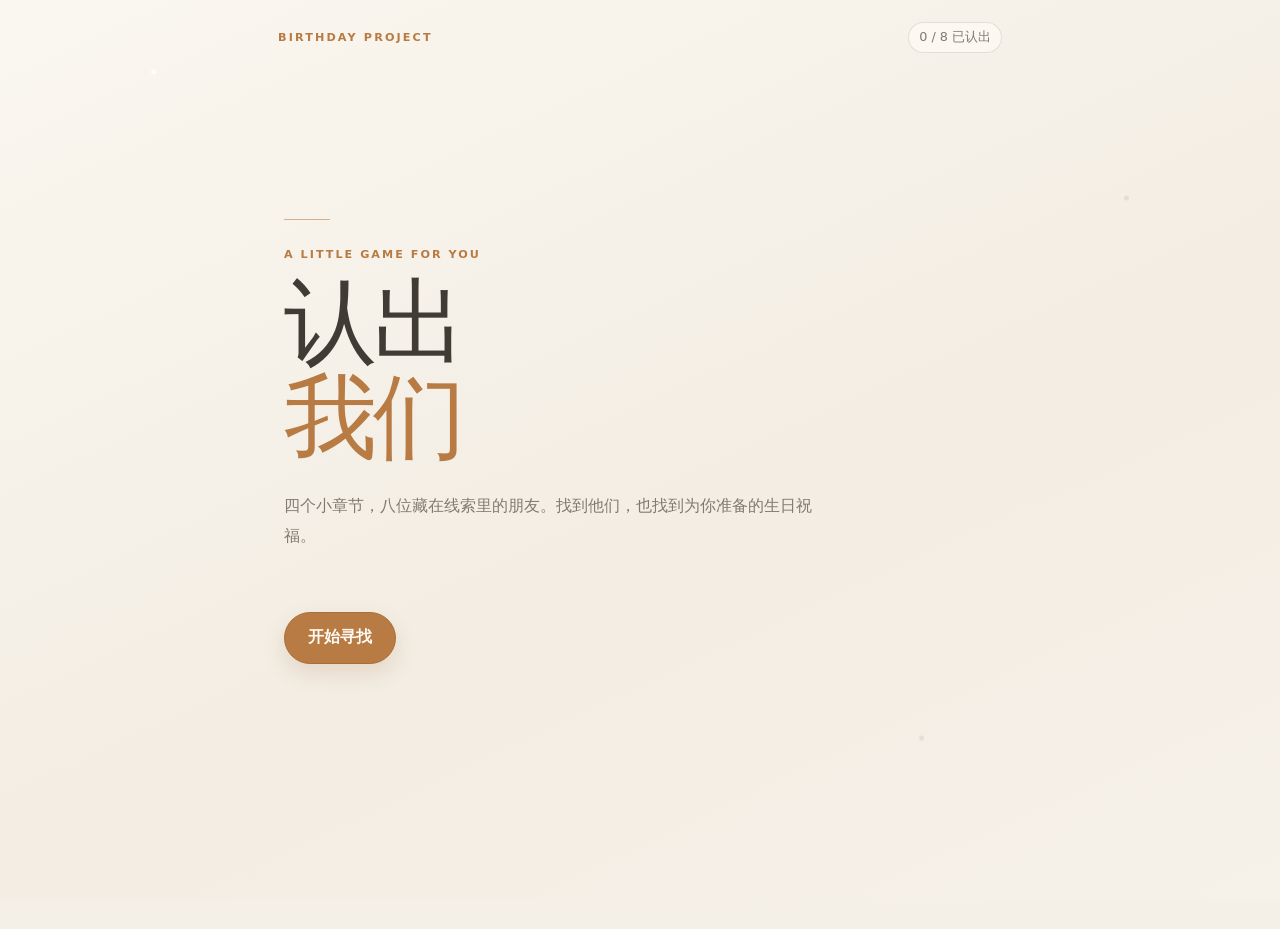
<file: index.html>
<!doctype html>
<html lang="zh-CN">
<head>
  <meta charset="UTF-8" />
  <meta name="viewport" content="width=device-width, initial-scale=1.0" />
  <meta name="theme-color" content="#f5f0e7" />
  <meta name="description" content="认出朋友、收集祝福的生日互动小游戏试玩版" />
  <title>生日特别企划 · 互动试玩版</title>
  <link rel="stylesheet" href="styles.css" />
</head>
<body>
  <main id="app" aria-live="polite"></main>
  <noscript>请启用 JavaScript 后打开这个生日小游戏。</noscript>
  <script type="module" src="app.js"></script>
</body>
</html>
</file>
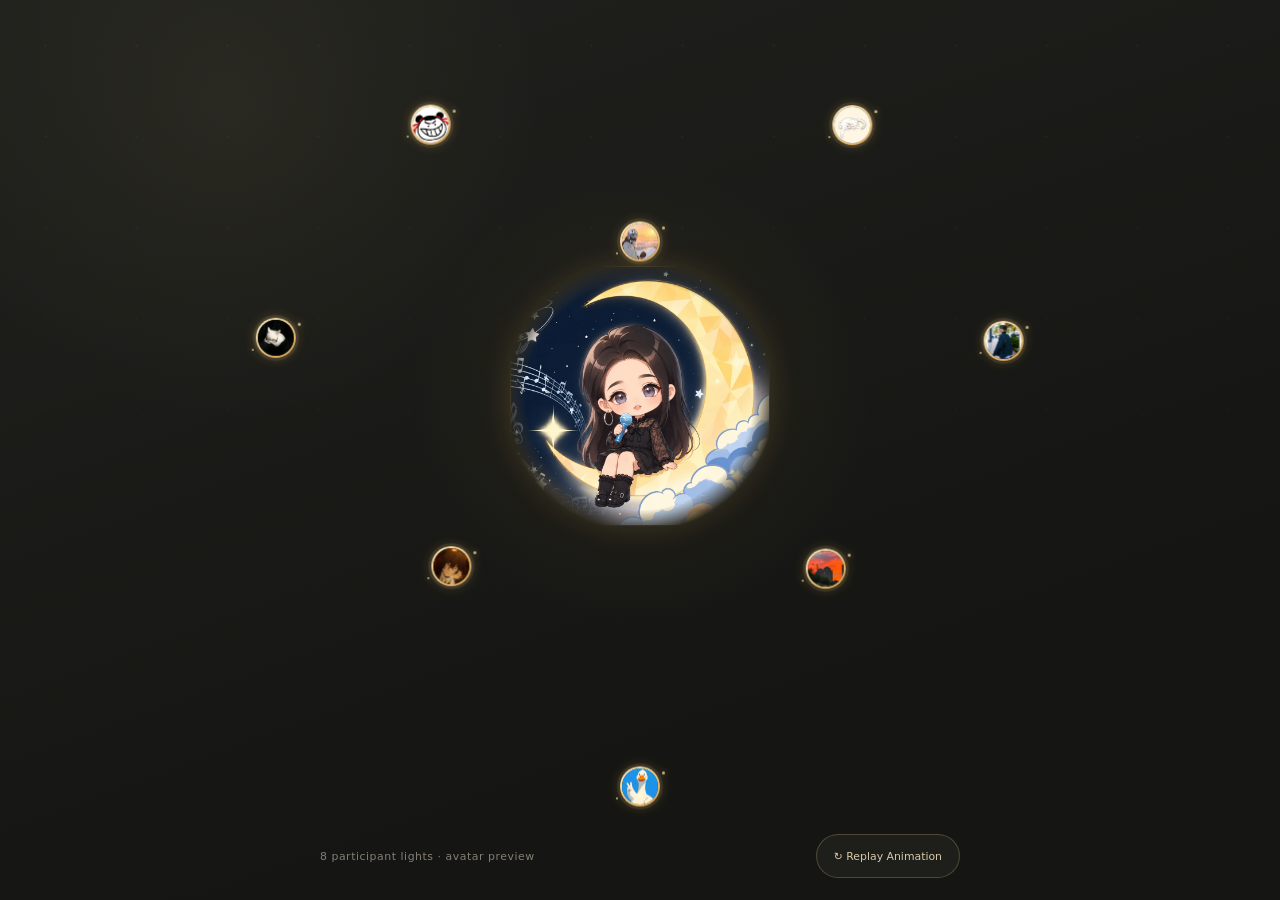
<file: avatar-ending-demo/index.html>
<!doctype html>
<html lang="zh-CN">
<head>
  <meta charset="UTF-8">
  <meta name="viewport" content="width=device-width,initial-scale=1,viewport-fit=cover">
  <meta name="theme-color" content="#191a17">
  <meta name="description" content="Participant avatar ending animation preview">
  <title>Avatar Ending Animation Preview</title>
  <link rel="stylesheet" href="avatar-ending-demo.css">
</head>
<body>
  <main class="demo" id="demo" aria-label="参与者头像聚拢成爱心的生日结尾动画">
    <div class="ambient" aria-hidden="true"></div>
    <section class="stage" id="stage">
      <figure class="chibi" id="chibi" aria-label="小米的Q版形象">
        <img src="xiaomi-chibi.webp" alt="小米坐在月亮上的Q版插画">
      </figure>
      <div class="participants" id="participants"></div>
      <p class="blessing" id="blessing">愿这些微小的光，安静地陪你走进新的一年。</p>
      <p class="loading" id="loading">正在等大家来到这里…</p>
    </section>
    <div class="controls">
      <span id="countLabel">Loading participants…</span>
      <button id="replay" type="button" disabled>↻ Replay Animation</button>
    </div>
  </main>
  <script src="avatar-ending-demo.js"></script>
</body>
</html>
</file>
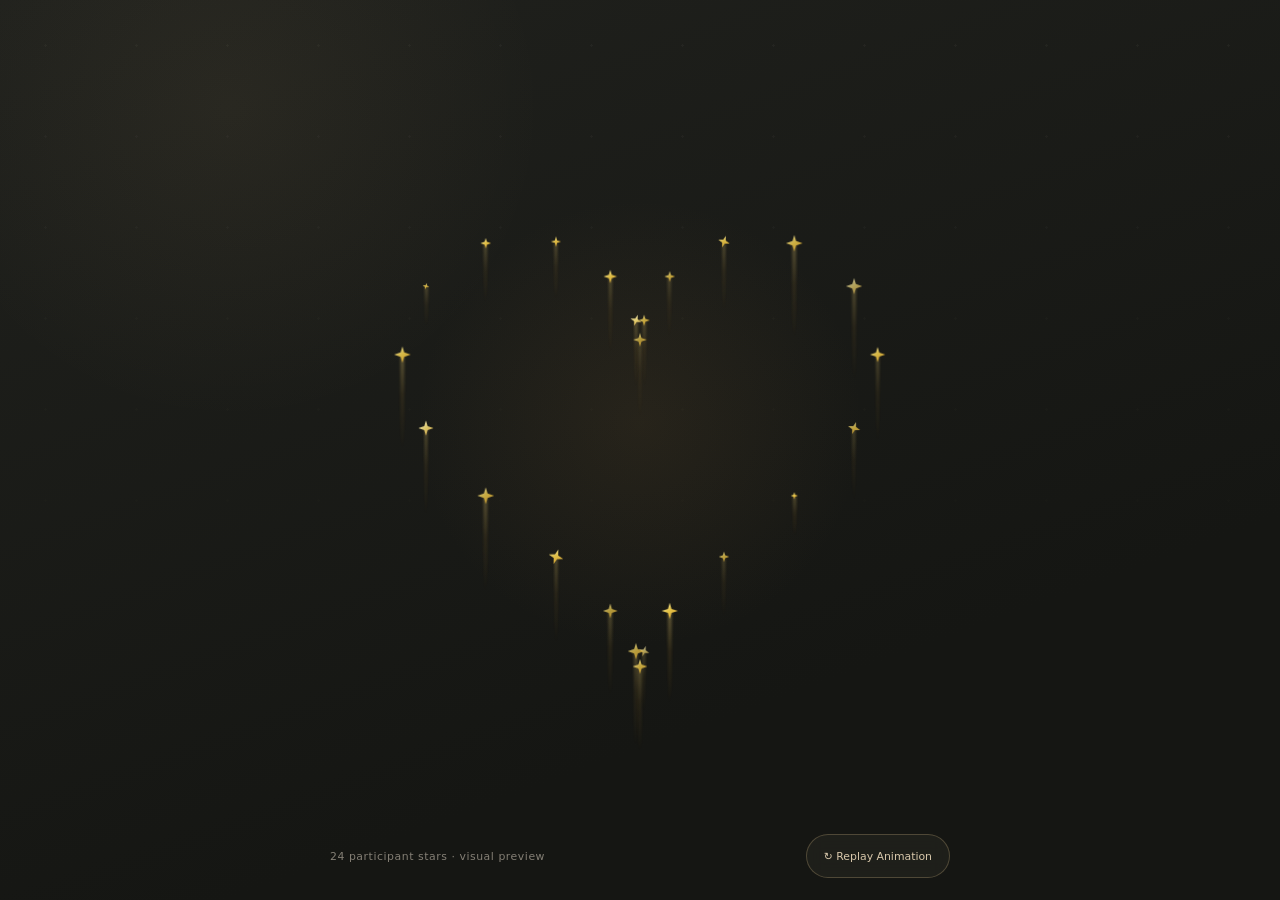
<file: ending-demo/index.html>
<!doctype html>
<html lang="zh-CN">
<head>
  <meta charset="UTF-8">
  <meta name="viewport" content="width=device-width,initial-scale=1,viewport-fit=cover">
  <meta name="theme-color" content="#191a17">
  <meta name="description" content="Final star-gathering ending animation preview">
  <title>Ending Animation Preview</title>
  <link rel="stylesheet" href="ending-demo.css">
</head>
<body>
  <main class="demo" aria-label="生日结尾星光动画预览">
    <div class="ambient" aria-hidden="true"></div>
    <section class="stage" id="stage" aria-label="24颗参与者星星正在聚拢">
      <div class="stars" id="stars" aria-hidden="true"></div>
      <div class="message" id="message">
        <p>For one special person</p>
        <h1>Happy Birthday</h1>
        <span>愿这些微小的光，安静地陪你走进新的一年。</span>
      </div>
    </section>
    <div class="controls">
      <span>24 participant stars · visual preview</span>
      <button id="replay" type="button">↻ Replay Animation</button>
    </div>
  </main>
  <script src="ending-demo.js"></script>
</body>
</html>
</file>
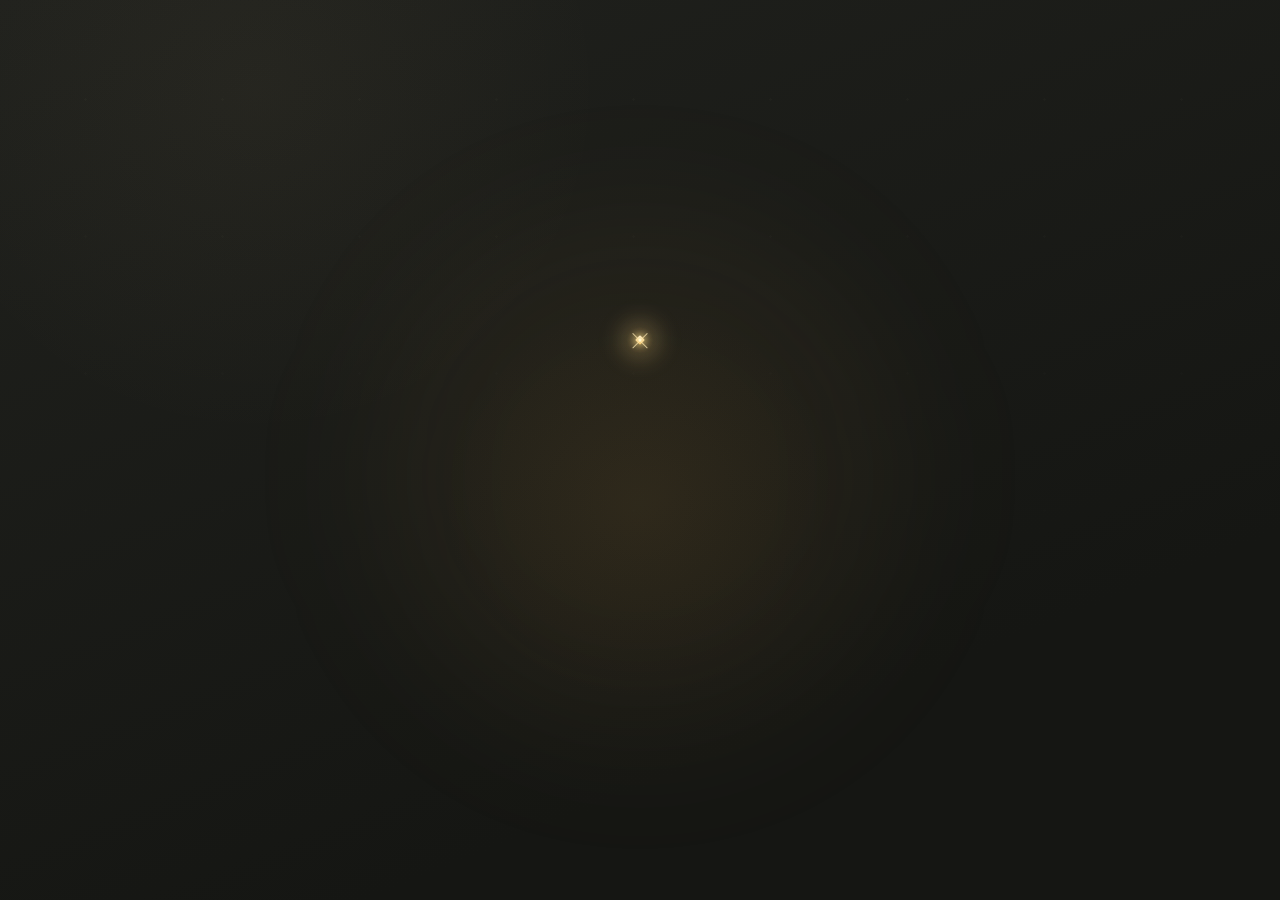
<file: opening-demo/index.html>
<!doctype html>
<html lang="zh-CN">
<head>
  <meta charset="UTF-8">
  <meta name="viewport" content="width=device-width,initial-scale=1,viewport-fit=cover">
  <meta name="theme-color" content="#191a17">
  <meta name="description" content="生日互动游戏独立开场动画预览">
  <title>一点微光 · Opening Demo</title>
  <link rel="stylesheet" href="opening-demo.css">
</head>
<body>
  <main class="opening" id="opening" aria-label="一点微光开场动画">
    <div class="atmosphere" aria-hidden="true"></div>
    <section class="story" aria-live="polite">
      <div class="light-wrap" aria-hidden="true">
        <i class="light-core"></i>
      </div>
      <div class="copy">
        <p class="line line-one">今天，有一些人留下了一些线索。</p>
        <p class="line line-two">顺着这点微光，去找到他们吧。</p>
      </div>
      <button class="start" id="start" type="button">开始寻找</button>
    </section>
  </main>
  <script src="opening-demo.js"></script>
</body>
</html>
</file>
<file: styles.css>
:root {
  --bg:#f5f0e7;--paper:#fffdf8;--text:#403b35;--muted:#817a70;
  --accent:#b77b43;--accent-soft:#f2dfc7;--blue:#718494;
  --good:#6f8978;--good-soft:#e7efe8;--bad:#9c6f61;--bad-soft:#f4e8e2;
  --line:rgba(83,72,58,.14);--shadow:0 12px 34px rgba(78,64,47,.08);--soft-shadow:0 5px 18px rgba(78,64,47,.06);--radius:22px;
  font-family:"Microsoft YaHei","PingFang SC","Noto Sans SC",system-ui,sans-serif;
}
*{box-sizing:border-box} html{background:var(--bg)}
body{margin:0;min-height:100vh;color:var(--text);background:radial-gradient(circle at 12% 8%,rgba(255,255,255,.95) 0 2px,transparent 3px),radial-gradient(circle at 88% 22%,rgba(183,123,67,.16) 0 2px,transparent 3px),radial-gradient(circle at 72% 82%,rgba(113,132,148,.14) 0 2px,transparent 3px),linear-gradient(155deg,#faf7f0,#f3ede3 58%,#f6f1e9);background-attachment:fixed}
button,input{font:inherit} button{color:inherit;-webkit-tap-highlight-color:transparent} button:focus-visible,input:focus-visible{outline:3px solid rgba(183,123,67,.38);outline-offset:3px}
#app{min-height:100vh}.shell{width:min(100%,760px);min-height:100vh;margin:auto;padding:22px 18px 52px}.shell.page-enter{animation:page-in .42s ease both}
.topbar{display:flex;align-items:center;justify-content:space-between;gap:12px;margin-bottom:34px}.brand{font-size:.7rem;letter-spacing:.19em;color:var(--accent);font-weight:700}.progress{color:var(--muted);font-size:.8rem;padding:6px 10px;border:1px solid var(--line);border-radius:99px;background:rgba(255,253,248,.58)}.back{border:0;background:transparent;color:var(--muted);padding:8px 0;cursor:pointer}.back:hover{color:var(--accent)}
.hero{min-height:calc(100vh - 110px);display:grid;align-content:center;padding:5vh 6px 14vh}.hero:before{content:"";width:46px;height:1px;background:var(--accent);opacity:.55;margin-bottom:28px}.eyebrow{color:var(--accent);letter-spacing:.18em;font-size:.7rem;font-weight:700;margin:0 0 15px;text-transform:uppercase}
h1{margin:0;font-family:Georgia,"Songti SC","SimSun",serif;font-weight:500;font-size:clamp(3rem,13vw,5.8rem);line-height:1.02;letter-spacing:-.045em}h2{margin:0 0 10px;font-family:Georgia,"Songti SC","SimSun",serif;font-weight:500;font-size:clamp(1.9rem,7vw,3rem);letter-spacing:-.025em}h3{margin:0;font-weight:650}.lead{color:var(--muted);line-height:1.9;margin:25px 0 34px;max-width:34rem}.gold{color:var(--accent)}
.primary,.secondary,.chip,.person-card,.sentence-card,.keyword,.chapter-card,.voice-card,.image-card,.covered-card{border:1px solid var(--line);cursor:pointer;transition:transform .2s ease,border-color .2s ease,background .2s ease,box-shadow .2s ease,color .2s ease}.primary,.secondary{min-height:52px;border-radius:99px;padding:13px 23px;font-weight:650}.primary{border-color:#a96f39;background:var(--accent);color:#fffaf3;box-shadow:0 9px 22px rgba(150,93,42,.16)}.secondary{background:rgba(255,253,248,.72)}.primary:hover,.secondary:hover,.chapter-card:hover{transform:translateY(-2px);box-shadow:var(--shadow)}.primary:active,.secondary:active,.chapter-card:active{transform:none}.primary:disabled{opacity:.45;cursor:not-allowed}.actions{display:flex;flex-wrap:wrap;gap:11px;margin-top:26px}
.chapter-grid{display:grid;grid-template-columns:1fr 1fr;gap:14px;margin-top:27px}.chapter-card{position:relative;text-align:left;padding:21px;min-height:164px;border-radius:var(--radius);background:var(--paper);box-shadow:var(--soft-shadow)}.chapter-card:after{content:"";position:absolute;left:20px;bottom:17px;width:26px;height:1px;background:var(--accent);opacity:.45}.chapter-card .number{color:var(--accent);font-size:.67rem;font-weight:750;letter-spacing:.14em}.chapter-card h3{margin-top:22px;font-size:1.08rem}.chapter-card p{color:var(--muted);margin:7px 0 24px;font-size:.82rem;line-height:1.55}.chapter-card.done{border-color:rgba(111,137,120,.38);background:#f5f8f3}.chapter-card.done:after{background:var(--good);opacity:.8}.status{position:absolute;right:14px;top:14px;color:var(--good);font-size:.72rem;background:var(--good-soft);border-radius:99px;padding:4px 8px}
.voice-unlock{margin-top:15px;padding:20px;border:1px dashed rgba(113,132,148,.35);border-radius:var(--radius);color:var(--muted);background:rgba(248,250,250,.52);line-height:1.65}.voice-unlock.ready{border-style:solid;border-color:rgba(183,123,67,.32);color:var(--text);background:#fbf4e9;box-shadow:var(--soft-shadow)}.reset-zone{margin-top:32px;padding-top:21px;border-top:1px solid var(--line);text-align:center}.reset-zone p{margin:8px 0 0;color:var(--muted);font-size:.74rem}.reset-button{border:0;background:transparent;color:var(--muted);padding:9px 14px;cursor:pointer;text-decoration:underline;text-underline-offset:4px}.reset-button:hover{color:var(--bad)}
.section-head{margin:14px 0 28px}.section-head p{color:var(--muted);line-height:1.75;margin:7px 0 0}.game-grid{display:grid;grid-template-columns:1fr 1fr;gap:13px}.person-card,.sentence-card,.keyword,.image-card,.covered-card,.voice-card{border-radius:19px;background:var(--paper);padding:17px;text-align:left;box-shadow:var(--soft-shadow)}.person-card{min-height:128px;text-align:center}.avatar{display:block;font-size:2.55rem;margin-bottom:8px}.avatar-img{width:72px;height:72px;border-radius:50%;object-fit:cover;display:block;margin:0 auto 11px;border:3px solid #f0e4d4;box-shadow:0 4px 14px rgba(78,64,47,.1)}
.person-card.selected,.sentence-card.selected,.keyword.selected,.image-card.selected{border-color:rgba(183,123,67,.72);background:#fff7eb}.person-card.selected,.sentence-card.selected{position:relative;border:2px solid var(--accent);background:#fff6e8;box-shadow:0 0 0 4px rgba(183,123,67,.1),var(--shadow);transform:translateY(-2px)}.person-card.selected:after,.sentence-card.selected:after{content:"✓ 已选择";position:absolute;top:8px;right:9px;padding:4px 8px;border-radius:99px;background:var(--accent-soft);color:#805326;font-size:.64rem;font-weight:750}.sentence-card.selected{padding-top:40px}.person-card.matched,.sentence-card.matched,.keyword.matched{border-color:rgba(111,137,120,.48);background:var(--good-soft);opacity:.84;cursor:default}
.sentence-list{display:grid;gap:11px;margin-top:24px}.sentence-card{line-height:1.7}.subhead{color:var(--muted);font-size:.78rem;letter-spacing:.05em;margin:25px 0 11px}.toast{min-height:42px;margin:19px 0 0;padding:10px 14px;border-radius:14px;color:var(--muted);text-align:center;line-height:1.5}.toast.good{color:#557060;background:var(--good-soft)}.toast.bad{color:#8e6254;background:var(--bad-soft)}
.slots{display:flex;flex-wrap:wrap;gap:6px;min-height:29px;justify-content:center;margin-top:13px}.slot{border-radius:99px;background:#f1ede6;color:var(--muted);padding:5px 9px;font-size:.73rem}.slot.filled{color:#557060;background:var(--good-soft)}.keyword-bank{display:flex;flex-wrap:wrap;gap:10px;justify-content:center}.keyword{padding:11px 17px;border-radius:99px;box-shadow:none}
.riddle{padding:27px 20px;border-radius:var(--radius);background:var(--paper);border:1px solid var(--line);text-align:center;box-shadow:var(--shadow)}.riddle-index{color:var(--accent);font-size:.75rem;letter-spacing:.05em}.riddle-text{font-size:1.25rem;line-height:1.65;margin:23px 0}.riddle-image{display:block;width:100%;height:auto;max-height:none;object-fit:initial;border-radius:15px;background:#f8f4ec}.answer-input{width:100%;height:53px;border-radius:15px;border:1px solid var(--line);background:#fffdf9;color:var(--text);padding:0 16px}.answer-input::placeholder{color:#aaa298}.hint-box{margin-top:15px;padding:12px 14px;border-radius:13px;color:var(--muted);background:#f1f3f2;font-size:.88rem;line-height:1.6}
.image-card{padding:0;overflow:hidden}.image-card img{display:block;width:100%;aspect-ratio:4/3;object-fit:contain;background:#ece8e0}.image-label{padding:11px 12px;font-size:.74rem;color:var(--muted);text-align:center}.image-card.matched{opacity:.58;border-color:rgba(111,137,120,.5);cursor:default}.covered-card{text-align:center;min-height:150px;display:grid;place-content:center;background:linear-gradient(145deg,#fffdf8,#f3eee6)}.covered-card .cover{font-size:1.8rem;color:var(--blue);opacity:.7}.covered-card.revealed,.covered-card.matched{border-color:rgba(111,137,120,.52);background:var(--good-soft)}.covered-card.hint{animation:glow .9s ease 2}@keyframes glow{50%{border-color:rgba(183,123,67,.65);box-shadow:0 0 0 4px rgba(183,123,67,.1),var(--shadow)}}
.message-grid,.voice-grid{display:grid;grid-template-columns:1fr 1fr;gap:13px;margin-top:24px}.message-card{padding:19px;border-radius:var(--radius);background:var(--paper);border:1px solid var(--line);box-shadow:var(--soft-shadow)}.message-card button{width:100%;border:0;color:inherit;background:transparent;cursor:pointer;text-align:left;padding:0}.message-body{color:#665f57;line-height:1.85;margin:16px 0 0;padding:17px 2px 2px;border-top:1px solid var(--line);font-family:Georgia,"Songti SC","SimSun",serif}.viewed{color:var(--good);font-size:.74rem;float:right}.voice-card{text-align:center}.voice-card.playing{border-color:rgba(113,132,148,.55);background:#eef2f3;box-shadow:0 0 0 4px rgba(113,132,148,.08),var(--shadow)}.voice-state{color:var(--muted);font-size:.74rem;margin-top:8px;line-height:1.45}
.chapter-tabs{display:flex;gap:8px;overflow-x:auto;padding:3px 2px 10px;margin:18px 0;scrollbar-width:none}.chapter-tabs::-webkit-scrollbar{display:none}.chip{flex:none;border-radius:99px;padding:9px 15px;background:rgba(255,253,248,.65);color:var(--muted)}.chip.active{color:#fffaf3;border-color:var(--blue);background:var(--blue)}
.ending{min-height:calc(100vh - 90px);display:grid;place-content:center;text-align:center;padding-bottom:5vh}.constellation{font-size:1.6rem;letter-spacing:.55rem;line-height:2.2;color:var(--accent);filter:drop-shadow(0 2px 9px rgba(183,123,67,.22));animation:lights-in 1.2s ease both}.ending h1{margin-top:26px}.ending .lead{margin-left:auto;margin-right:auto}.loading,.error{min-height:100vh;display:grid;place-content:center;text-align:center;padding:24px}.error{color:var(--bad)}
@keyframes page-in{from{opacity:0;transform:translateY(6px)}to{opacity:1;transform:none}}@keyframes lights-in{from{opacity:0;filter:blur(5px)}to{opacity:1;filter:blur(0) drop-shadow(0 2px 9px rgba(183,123,67,.22))}}
@media(max-width:480px){.shell{padding:18px 14px 44px}.topbar{margin-bottom:27px}.chapter-grid{grid-template-columns:1fr}.chapter-card{min-height:142px}.game-grid{gap:10px}.person-card,.covered-card{min-height:124px;padding:14px 10px}.message-grid,.voice-grid{grid-template-columns:1fr}.primary,.secondary{width:100%}}
@media(prefers-reduced-motion:reduce){*{transition:none!important;animation:none!important}}
</file>
<file: avatar-ending-demo/avatar-ending-demo.css>
:root{color-scheme:dark;font-family:"Microsoft YaHei","PingFang SC",system-ui,sans-serif;--cream:#fff4d7;--gold:#e9bd72;--muted:#b9b1a1}
*{box-sizing:border-box}html,body{margin:0;min-height:100%;overflow:hidden}body{background:#191a17;color:#f8f1e5}
.demo{position:relative;min-height:100svh;overflow:hidden;background:radial-gradient(circle at 50% 44%,rgba(135,102,55,.13),transparent 28%),radial-gradient(circle at 18% 12%,rgba(234,198,135,.055),transparent 24%),linear-gradient(160deg,#20211d,#151613 72%)}
.demo:after{content:"";position:absolute;inset:0;pointer-events:none;background-image:radial-gradient(circle,rgba(255,247,222,.24) 0 1px,transparent 1.4px);background-size:91px 91px;opacity:.15;mask-image:linear-gradient(to bottom,black,transparent 82%)}
.ambient{position:absolute;left:50%;top:44%;width:min(72vw,650px);aspect-ratio:1;translate:-50% -50%;border-radius:50%;background:rgba(208,155,79,.07);filter:blur(66px);opacity:0;transition:opacity 2.2s ease}.demo.gathered .ambient{opacity:1}
.stage,.participants{position:absolute;inset:0}
.chibi{position:absolute;z-index:2;left:50%;top:44%;width:min(36vw,31vh,260px);aspect-ratio:1;margin:0;translate:-50% -50%;opacity:0;transform:scale(.62);filter:drop-shadow(0 0 0 rgba(237,187,98,0));transition:opacity var(--chibi-reveal,2400ms) linear,transform var(--chibi-reveal,2400ms) cubic-bezier(.2,.62,.2,1),filter var(--chibi-reveal,2400ms) ease;pointer-events:none}.chibi:before{content:"";position:absolute;inset:-8%;z-index:-1;border-radius:42%;background:radial-gradient(circle,rgba(246,201,119,.2),transparent 68%);filter:blur(18px);opacity:0;transition:opacity var(--chibi-reveal,2400ms) ease}.chibi img{display:block;width:100%;height:100%;object-fit:cover;border-radius:28%;border:1px solid rgba(255,226,167,.2);box-shadow:0 12px 42px rgba(0,0,0,.36);mask-image:radial-gradient(circle at center,#000 62%,transparent 74%)}.demo.chibi-visible .chibi{opacity:1;transform:scale(1);filter:drop-shadow(0 0 15px rgba(237,187,98,.2))}.demo.chibi-visible .chibi:before{opacity:1}
.avatar-star{position:absolute;z-index:1;left:50%;top:44%;width:var(--avatar-size);height:var(--avatar-size);translate:-50% -50%;will-change:transform;transform:translate(var(--sx),var(--sy))}
.orb{position:absolute;inset:0;border-radius:50%;padding:2px;background:linear-gradient(145deg,#fff1c5,#d59b47);box-shadow:0 0 0 3px rgba(255,228,171,.09),0 0 13px rgba(225,165,78,.3);animation:breathe var(--breathe) ease-in-out infinite alternate;animation-delay:var(--breathe-delay)}
.orb:before,.orb:after{content:"";position:absolute;border-radius:50%;background:#fff3b2;box-shadow:0 0 7px rgba(255,222,126,.8);opacity:.72}.orb:before{width:3px;height:3px;right:-5px;top:12%}.orb:after{width:2px;height:2px;left:-4px;bottom:18%;animation:tiny-twinkle 1.8s ease-in-out infinite alternate}
.avatar{display:block;width:100%;height:100%;border-radius:50%;object-fit:cover;background:#37372f}
.fallback{position:absolute;inset:2px;display:none;place-items:center;border-radius:50%;background:linear-gradient(145deg,#615742,#393a35);color:#ffe8b7;font-weight:700;font-size:calc(var(--avatar-size)*.3);letter-spacing:.02em}
.avatar-star.image-error .avatar{display:none}.avatar-star.image-error .fallback{display:grid}
.trail{position:absolute;z-index:-1;left:50%;top:56%;width:max(2px,calc(var(--avatar-size)*.08));height:calc(var(--avatar-size)*1.5);translate:-50% 0;border-radius:99px;background:linear-gradient(to bottom,rgba(255,225,142,.58),rgba(220,157,59,.17) 48%,transparent);filter:blur(1.5px);opacity:0;transform:scaleY(.2);transform-origin:top;transition:opacity .28s ease,transform .35s ease}.avatar-star.moving .trail{opacity:.67;transform:scaleY(1);animation:trail-pulse .65s ease-in-out infinite alternate}.avatar-star.arrived .trail{opacity:0;transform:scaleY(.1)}
.demo.gathered .avatar-star{filter:drop-shadow(0 0 7px rgba(255,215,132,.28))}.demo.heart-pulse .avatar-star{animation:heart-glow 1.15s ease both}
.blessing{position:absolute;z-index:4;left:50%;top:78%;width:min(82vw,520px);translate:-50% 10px;margin:0;text-align:center;color:var(--muted);font-size:clamp(.72rem,2.4vw,.9rem);line-height:1.8;letter-spacing:.035em;opacity:0;transition:opacity 1.5s ease,translate 1.5s ease;pointer-events:none}.demo.gathered .blessing{opacity:1;translate:-50% 0}
.loading{position:absolute;left:50%;top:50%;translate:-50% -50%;margin:0;color:#8f887b;font-size:.78rem;letter-spacing:.08em;transition:opacity .5s ease}.loading.hidden{opacity:0;pointer-events:none}
.controls{position:absolute;z-index:4;left:50%;bottom:max(22px,env(safe-area-inset-bottom));width:min(calc(100% - 32px),640px);translate:-50% 0;display:flex;align-items:center;justify-content:space-between;gap:16px;color:#847f75;font-size:.68rem;letter-spacing:.05em}.controls button{flex:none;min-height:44px;padding:10px 17px;border:1px solid rgba(235,203,148,.24);border-radius:999px;background:rgba(35,35,30,.72);color:#d9c9ac;font:inherit;cursor:pointer;backdrop-filter:blur(8px);transition:border-color .2s ease,background .2s ease,color .2s ease}.controls button:hover:not(:disabled){border-color:rgba(235,203,148,.5);background:rgba(67,57,42,.62);color:#fff4da}.controls button:disabled{opacity:.38;cursor:wait}.controls button:focus-visible{outline:2px solid #d1a766;outline-offset:3px}
@keyframes breathe{from{transform:scale(.96);box-shadow:0 0 0 3px rgba(255,228,171,.07),0 0 10px rgba(225,165,78,.22)}to{transform:scale(1.035);box-shadow:0 0 0 4px rgba(255,228,171,.11),0 0 17px rgba(225,165,78,.38)}}
@keyframes tiny-twinkle{from{opacity:.25;transform:scale(.6)}to{opacity:.9;transform:scale(1.25)}}@keyframes trail-pulse{from{height:calc(var(--avatar-size)*1.05);opacity:.4}to{height:calc(var(--avatar-size)*1.65);opacity:.72}}@keyframes heart-glow{0%,100%{filter:drop-shadow(0 0 6px rgba(255,215,132,.22))}50%{filter:drop-shadow(0 0 15px rgba(255,215,132,.62))}}
@media(max-width:520px){.chibi{width:min(48vw,27vh,205px)}.blessing{top:75%;max-width:15rem}.controls{justify-content:center}.controls span{display:none}}
@media(prefers-reduced-motion:reduce){.orb,.orb:after,.trail,.demo.heart-pulse .avatar-star{animation:none!important}.chibi,.chibi:before,.blessing,.ambient,.loading{transition-duration:.01ms!important}}
</file>
<file: ending-demo/ending-demo.css>
:root{color-scheme:dark;font-family:"Microsoft YaHei","PingFang SC",system-ui,sans-serif;--cream:#fff4d7;--gold:#e9bd72;--muted:#b9b1a1}
*{box-sizing:border-box}html,body{margin:0;min-height:100%;overflow:hidden}body{background:#191a17;color:#f8f1e5}
.demo{position:relative;min-height:100svh;overflow:hidden;background:radial-gradient(circle at 50% 47%,rgba(135,102,55,.13),transparent 28%),radial-gradient(circle at 18% 12%,rgba(234,198,135,.055),transparent 24%),linear-gradient(160deg,#20211d,#151613 72%)}
.demo:after{content:"";position:absolute;inset:0;pointer-events:none;background-image:radial-gradient(circle,rgba(255,247,222,.24) 0 1px,transparent 1.4px);background-size:91px 91px;opacity:.16;mask-image:linear-gradient(to bottom,black,transparent 82%)}
.ambient{position:absolute;left:50%;top:47%;width:min(68vw,620px);aspect-ratio:1;translate:-50% -50%;border-radius:50%;background:rgba(208,155,79,.06);filter:blur(62px);opacity:0;transition:opacity 2.8s ease}.demo.gathered .ambient{opacity:1}
.stage{position:absolute;inset:0}.stars{position:absolute;inset:0}.star{position:absolute;left:50%;top:46%;width:0;height:0;transform:translate(var(--sx),var(--sy));transition:transform var(--travel) cubic-bezier(.32,.02,.18,1),opacity .8s ease;transition-delay:var(--delay);will-change:transform}
.star-light{position:relative;display:block;width:var(--size);height:var(--size);translate:-50% -50%;opacity:var(--alpha);animation:twinkle var(--twinkle) ease-in-out infinite alternate;animation-delay:var(--twinkle-delay)}
.sparkle{position:absolute;inset:0;display:block;background:linear-gradient(145deg,#fff8bd 3%,#f8d34d 48%,#e8a830 100%);clip-path:polygon(50% 0,61% 37%,100% 50%,61% 63%,50% 100%,39% 63%,0 50%,39% 37%);filter:drop-shadow(0 0 3px rgba(255,226,116,.88)) drop-shadow(0 0 9px rgba(227,169,61,.42))}
.star-light:before{content:"";position:absolute;z-index:-1;left:50%;top:54%;width:max(2px,calc(var(--size)*.16));height:calc(var(--size)*5.8);translate:-50% 0;border-radius:99px;background:linear-gradient(to bottom,rgba(255,226,128,.66),rgba(231,174,67,.23) 42%,transparent 100%);filter:blur(1.5px);opacity:0;transform:scaleY(.2);transform-origin:top;transition:opacity .35s ease,transform .45s ease}
.demo.gathering .star-light:before{opacity:.72;transform:scaleY(1);animation:trail-breathe .72s ease-in-out infinite alternate}
.demo.gathered .star-light:before{opacity:0;transform:scaleY(.1)}
.star:nth-child(4n) .sparkle{transform:rotate(18deg)}.star:nth-child(6n) .sparkle{background:linear-gradient(145deg,#fffce0,#f5dc74 52%,#dda84a)}
.demo.gathering .star,.demo.gathered .star{transform:translate(var(--tx),var(--ty))}
.demo.gathered .sparkle{filter:drop-shadow(0 0 4px rgba(255,235,159,.92)) drop-shadow(0 0 13px rgba(227,169,61,.48))}
.message{position:absolute;left:50%;top:46%;width:min(82vw,560px);translate:-50% -47%;text-align:center;opacity:0;transform:translateY(10px);transition:opacity 1.8s ease,transform 1.8s ease;pointer-events:none}.demo.gathered .message{opacity:1;transform:none}.message p{margin:0 0 16px;color:#cda76a;font-size:.65rem;letter-spacing:.26em;text-transform:uppercase}.message h1{margin:0;font:500 clamp(2.7rem,10vw,5.8rem)/.98 Georgia,"Times New Roman",serif;letter-spacing:-.045em;color:#fff7e7;text-shadow:0 4px 26px rgba(224,172,91,.15)}.message span{display:block;margin:25px auto 0;color:var(--muted);font-size:clamp(.78rem,2.8vw,.94rem);line-height:1.8;letter-spacing:.04em}
.controls{position:absolute;z-index:3;left:50%;bottom:max(22px,env(safe-area-inset-bottom));width:min(calc(100% - 32px),620px);translate:-50% 0;display:flex;align-items:center;justify-content:space-between;gap:16px;color:#847f75;font-size:.68rem;letter-spacing:.05em}.controls button{flex:none;min-height:44px;padding:10px 17px;border:1px solid rgba(235,203,148,.24);border-radius:999px;background:rgba(35,35,30,.72);color:#d9c9ac;font:inherit;cursor:pointer;backdrop-filter:blur(8px);transition:border-color .2s ease,background .2s ease,color .2s ease}.controls button:hover{border-color:rgba(235,203,148,.5);background:rgba(67,57,42,.62);color:#fff4da}.controls button:focus-visible{outline:2px solid #d1a766;outline-offset:3px}
@keyframes twinkle{0%{opacity:.46;transform:scale(.78)}55%{opacity:var(--alpha)}100%{opacity:1;transform:scale(1.16)}}
@keyframes trail-breathe{from{height:calc(var(--size)*4.4);opacity:.48}to{height:calc(var(--size)*6.8);opacity:.82}}
@media(max-width:520px){.controls{justify-content:center}.controls span{display:none}.message span{max-width:18rem}}
@media(prefers-reduced-motion:reduce){.star,.message,.ambient{transition-duration:.01ms!important;transition-delay:0s!important}.star-light{animation:none!important}}
</file>
<file: opening-demo/opening-demo.css>
:root{color-scheme:dark;font-family:"Microsoft YaHei","PingFang SC","Noto Sans CJK SC",system-ui,sans-serif;--cream:#fff4d7;--gold:#edc173;--muted:#c1b9aa}
*{box-sizing:border-box}html,body{margin:0;min-height:100%;overflow:hidden}button{font:inherit}
body{background:#171814;color:#f7f0e4}
.opening{position:relative;min-height:100svh;overflow:hidden;background:radial-gradient(circle at 50% 56%,rgba(147,110,55,.105),transparent 24%),radial-gradient(circle at 20% 10%,rgba(231,199,142,.04),transparent 27%),linear-gradient(158deg,#20211d,#151613 74%)}
.opening:before{content:"";position:absolute;inset:0;pointer-events:none;background-image:radial-gradient(circle,rgba(255,247,220,.23) 0 1px,transparent 1.35px);background-size:137px 137px;background-position:17px 31px;opacity:.09;mask-image:linear-gradient(to bottom,black,transparent 82%)}
.atmosphere{position:absolute;left:50%;top:53%;width:min(70vw,520px);aspect-ratio:1;translate:-50% -50%;border-radius:50%;background:rgba(220,166,83,.055);filter:blur(70px);pointer-events:none}
.story{position:absolute;inset:0;display:flex;flex-direction:column;align-items:center;justify-content:center;padding:calc(24px + env(safe-area-inset-top)) 24px calc(24px + env(safe-area-inset-bottom));text-align:center}
.light-wrap{position:relative;width:42px;height:42px;margin:0 0 48px;opacity:0;transform:translateY(8px) scale(.45);transition:opacity 1.25s ease,transform 1.45s cubic-bezier(.2,.65,.2,1);will-change:transform,opacity}
.light-wrap:before,.light-wrap:after{content:"";position:absolute;left:50%;top:50%;translate:-50% -50%;border-radius:50%;pointer-events:none}.light-wrap:before{width:70px;height:70px;background:radial-gradient(circle,rgba(255,226,154,.19),transparent 69%);filter:blur(7px)}.light-wrap:after{width:3px;height:3px;background:#fff7cf;box-shadow:0 0 9px 3px rgba(255,220,129,.72),0 0 24px 8px rgba(224,163,69,.24)}
.light-core{position:absolute;left:50%;top:50%;width:7px;height:7px;translate:-50% -50%;rotate:45deg;border-radius:1px;background:linear-gradient(135deg,#fffdf0,#edbd61);box-shadow:0 0 10px rgba(255,229,157,.86)}
.light-core:before,.light-core:after{content:"";position:absolute;left:50%;top:50%;translate:-50% -50%;background:rgba(255,241,194,.72);border-radius:99px}.light-core:before{width:1px;height:21px}.light-core:after{width:21px;height:1px}
.copy{min-height:96px}.line{margin:0;color:#d5cec1;font-size:clamp(.95rem,2.7vw,1.13rem);font-weight:400;line-height:1.9;letter-spacing:.055em;opacity:0;transform:translateY(8px);transition:opacity 1.15s ease,transform 1.15s ease}.line+.line{margin-top:10px;color:#aaa294;font-size:clamp(.86rem,2.4vw,1rem)}
.start{min-width:132px;min-height:46px;margin-top:30px;padding:11px 24px;border:1px solid rgba(235,198,132,.34);border-radius:999px;background:rgba(52,47,37,.58);color:#ead7b4;letter-spacing:.11em;cursor:pointer;opacity:0;transform:translateY(8px);box-shadow:0 10px 30px rgba(0,0,0,.16),inset 0 1px 0 rgba(255,255,255,.035);transition:opacity 1s ease,transform 1s ease,border-color .25s ease,background .25s ease,color .25s ease;backdrop-filter:blur(7px)}
.start:hover{border-color:rgba(245,209,145,.58);background:rgba(73,61,43,.62);color:#fff2d4}.start:active{transform:translateY(1px) scale(.985)}.start:focus-visible{outline:2px solid #d7ad68;outline-offset:4px}
.opening.light-visible .light-wrap{opacity:1;transform:none}.opening.light-settled .light-core{animation:light-breathe 3s ease-in-out infinite}.opening.line-one-visible .line-one,.opening.line-two-visible .line-two,.opening.button-visible .start{opacity:1;transform:none}
.opening.leaving .copy,.opening.leaving .start{opacity:0;transform:translateY(-7px);transition-duration:.62s;pointer-events:none}.opening.leaving .light-wrap{opacity:0;transform:translateY(-24vh) scale(3.2);transition:opacity 1.45s ease-in .2s,transform 1.65s cubic-bezier(.3,.02,.2,1)}.opening.leaving .light-core{animation:none;box-shadow:0 0 17px 5px rgba(255,229,157,.65)}
@keyframes light-breathe{0%,100%{transform:scale(.9);opacity:.72}48%{transform:scale(1.16);opacity:1}58%{transform:scale(1.05);opacity:.88}}
@media(max-width:520px){.story{justify-content:center;padding-left:28px;padding-right:28px}.light-wrap{margin-bottom:42px}.copy{min-height:104px}.line{max-width:19rem}.start{min-width:146px;min-height:48px;margin-top:26px}}
@media(prefers-reduced-motion:reduce){.light-wrap,.line,.start,.opening.leaving .copy,.opening.leaving .start{transition-duration:.01ms!important}.light-core{animation:none!important}.opening.leaving .light-wrap{transform:translateY(-4vh) scale(1.15);transition-duration:.15s!important}}
</file>
